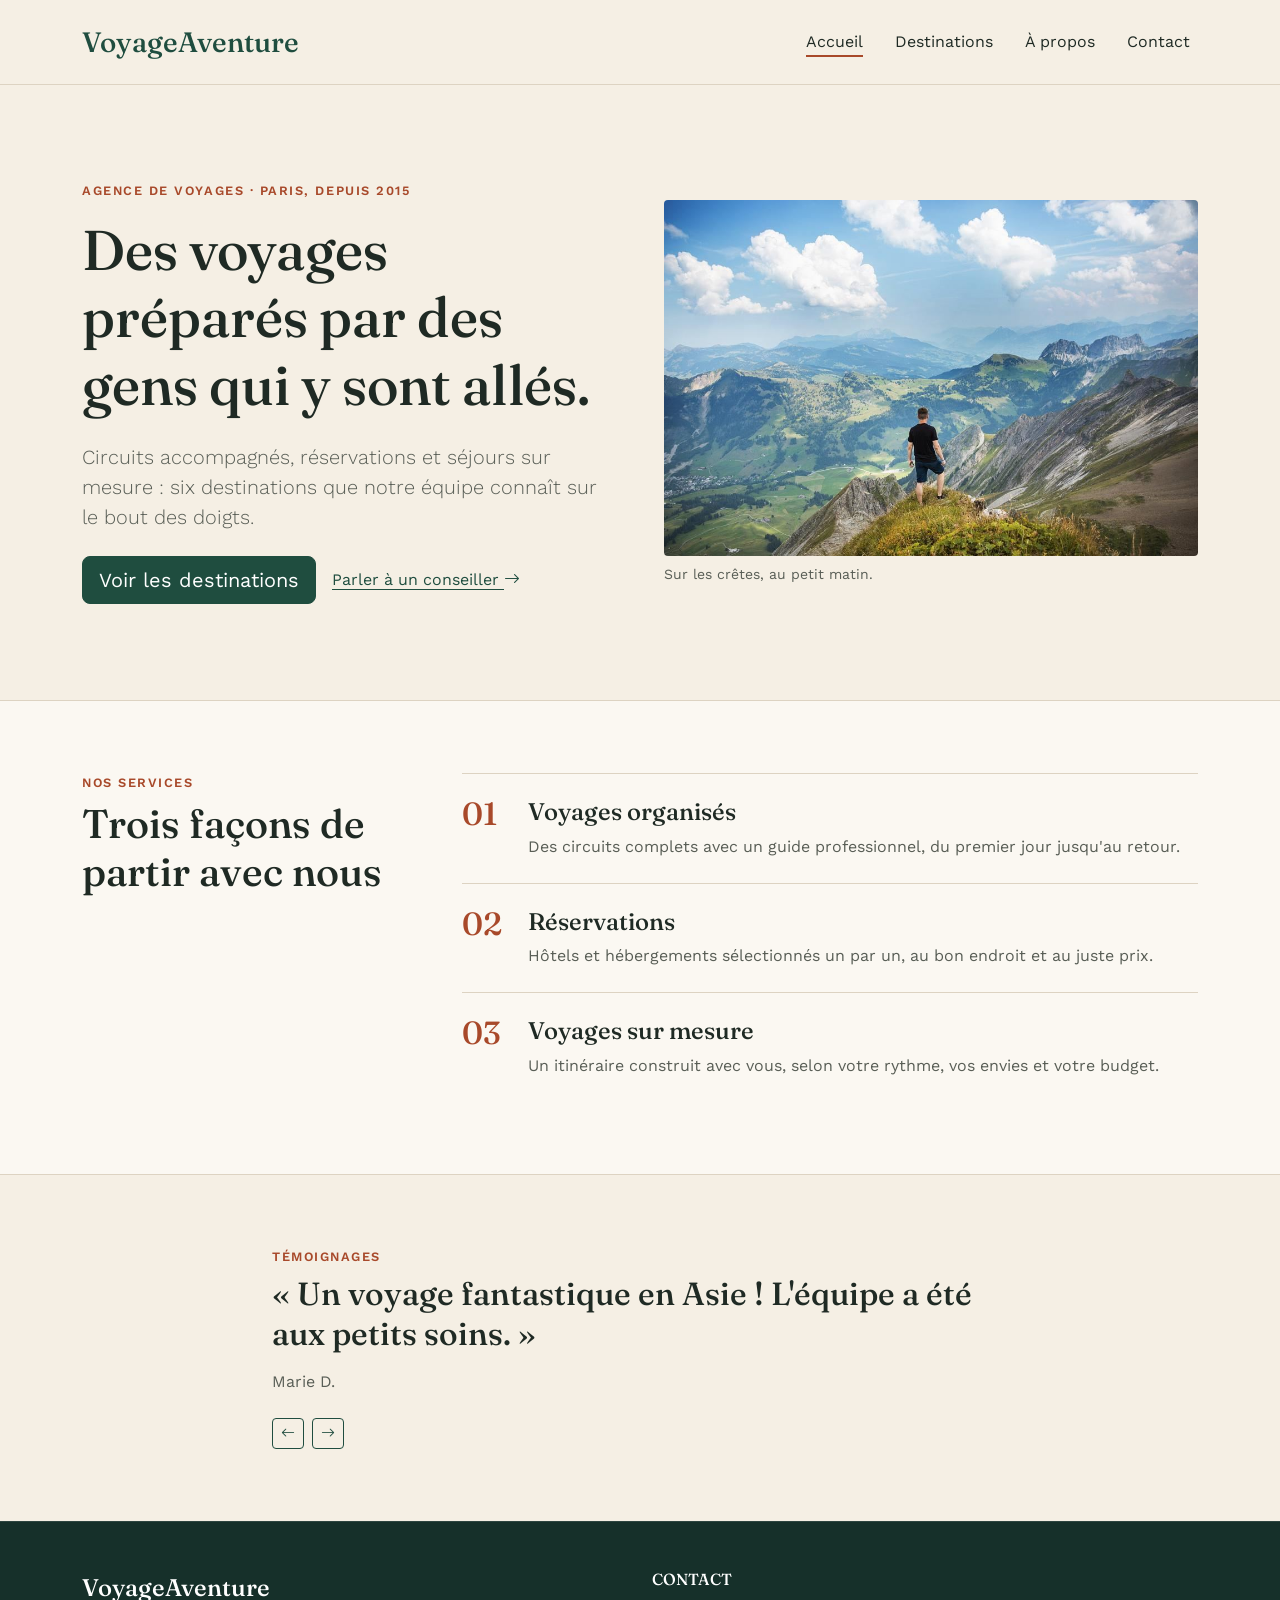
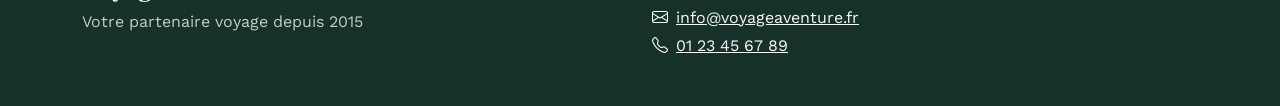
<file: index.html>
<!DOCTYPE html>
<html lang="fr">
<head>
    <meta charset="UTF-8">
    <meta name="viewport" content="width=device-width, initial-scale=1.0">
    <title>VoyageAventure - Accueil</title>
    <meta name="description" content="Agence de voyages à Paris depuis 2015 : circuits accompagnés, réservations et voyages sur mesure.">
    <link rel="preconnect" href="https://fonts.googleapis.com">
    <link rel="preconnect" href="https://fonts.gstatic.com" crossorigin>
    <link href="https://fonts.googleapis.com/css2?family=Fraunces:opsz,wght@9..144,500;9..144,600&family=Work+Sans:wght@400;500;600&display=swap" rel="stylesheet">
    <link href="https://cdn.jsdelivr.net/npm/bootstrap@5.3.3/dist/css/bootstrap.min.css" rel="stylesheet"
          integrity="sha384-QWTKZyjpPEjISv5WaRU9OFeRpok6YctnYmDr5pNlyT2bRjXh0JMhjY6hW+ALEwIH" crossorigin="anonymous">
    <link href="https://cdn.jsdelivr.net/npm/bootstrap-icons@1.11.3/font/bootstrap-icons.min.css" rel="stylesheet"
          integrity="sha384-XGjxtQfXaH2tnPFa9x+ruJTuLE3Aa6LhHSWRr1XeTyhezb4abCG4ccI5AkVDxqC+" crossorigin="anonymous">
    <link rel="stylesheet" href="css/custom.css">
    <link rel="icon" href="data:image/svg+xml,<svg xmlns='http://www.w3.org/2000/svg' viewBox='0 0 100 100'><rect width='100' height='100' rx='18' fill='%231f4d3f'/><text x='50' y='72' font-family='Georgia,serif' font-size='66' text-anchor='middle' fill='%23f5efe4'>V</text></svg>">
</head>
<body>
    <header class="sticky-top bg-body border-bottom">
        <nav class="navbar navbar-expand-md py-3">
            <div class="container">
                <a class="navbar-brand fs-3" href="index.html">VoyageAventure</a>
                <button class="navbar-toggler" type="button" data-bs-toggle="collapse" data-bs-target="#navbar-principale"
                        aria-controls="navbar-principale" aria-expanded="false" aria-label="Afficher la navigation">
                    <span class="navbar-toggler-icon"></span>
                </button>
                <div class="collapse navbar-collapse" id="navbar-principale">
                    <ul class="navbar-nav ms-auto gap-md-3 mt-3 mt-md-0">
                        <li class="nav-item"><a class="nav-link active" aria-current="page" href="index.html">Accueil</a></li>
                        <li class="nav-item"><a class="nav-link" href="destinations.html">Destinations</a></li>
                        <li class="nav-item"><a class="nav-link" href="apropos.html">À propos</a></li>
                        <li class="nav-item"><a class="nav-link" href="contact.html">Contact</a></li>
                    </ul>
                </div>
            </div>
        </nav>
    </header>

    <section class="py-5">
        <div class="container py-lg-5">
            <div class="row g-4 g-lg-5 align-items-center">
                <div class="col-lg-6">
                    <p class="overline mb-3">Agence de voyages · Paris, depuis 2015</p>
                    <h1 class="display-4 mb-4">Des voyages préparés par des gens qui y sont allés.</h1>
                    <p class="lead text-body-secondary mb-4">Circuits accompagnés, réservations et séjours sur mesure : six destinations que notre équipe connaît sur le bout des doigts.</p>
                    <div class="d-flex flex-wrap align-items-center gap-3">
                        <a href="destinations.html" class="btn btn-primary btn-lg">Voir les destinations</a>
                        <a href="contact.html" class="link-offset-2">Parler à un conseiller <i class="bi bi-arrow-right" aria-hidden="true"></i></a>
                    </div>
                </div>
                <div class="col-lg-6">
                    <figure class="mb-0">
                        <img src="img/hero.jpg" class="img-fluid rounded" width="960" height="640"
                             alt="Randonneur sur une crête, face à une vallée de montagnes">
                        <figcaption class="small text-body-secondary mt-2">Sur les crêtes, au petit matin.</figcaption>
                    </figure>
                </div>
            </div>
        </div>
    </section>

    <section class="bg-body-tertiary border-top border-bottom py-5">
        <div class="container py-lg-4">
            <div class="row g-4">
                <div class="col-lg-4">
                    <p class="overline mb-2">Nos services</p>
                    <h2 class="display-6">Trois façons de partir avec nous</h2>
                </div>
                <div class="col-lg-8">
                    <ol class="list-unstyled mb-0">
                        <li class="d-flex gap-4 py-4 border-top">
                            <span class="step-number font-serif fs-2 text-danger lh-1" aria-hidden="true">01</span>
                            <div>
                                <h3 class="h4 mb-2">Voyages organisés</h3>
                                <p class="text-body-secondary mb-0">Des circuits complets avec un guide professionnel, du premier jour jusqu'au retour.</p>
                            </div>
                        </li>
                        <li class="d-flex gap-4 py-4 border-top">
                            <span class="step-number font-serif fs-2 text-danger lh-1" aria-hidden="true">02</span>
                            <div>
                                <h3 class="h4 mb-2">Réservations</h3>
                                <p class="text-body-secondary mb-0">Hôtels et hébergements sélectionnés un par un, au bon endroit et au juste prix.</p>
                            </div>
                        </li>
                        <li class="d-flex gap-4 py-4 border-top">
                            <span class="step-number font-serif fs-2 text-danger lh-1" aria-hidden="true">03</span>
                            <div>
                                <h3 class="h4 mb-2">Voyages sur mesure</h3>
                                <p class="text-body-secondary mb-0">Un itinéraire construit avec vous, selon votre rythme, vos envies et votre budget.</p>
                            </div>
                        </li>
                    </ol>
                </div>
            </div>
        </div>
    </section>

    <section class="py-5" aria-labelledby="titre-temoignages">
        <div class="container py-lg-4">
            <div class="row justify-content-center">
                <div class="col-lg-8">
                    <p class="overline mb-2">Témoignages</p>
                    <h2 class="visually-hidden" id="titre-temoignages">Ils nous font confiance</h2>
                    <div id="carousel-temoignages" class="carousel slide">
                        <div class="carousel-inner">
                        <div class="carousel-item active">
                            <figure class="mb-0">
                                <blockquote class="font-serif fs-2 lh-sm mb-3">
                                    <p class="mb-0">« Un voyage fantastique en Asie ! L'équipe a été aux petits soins. »</p>
                                </blockquote>
                                <figcaption class="text-body-secondary">Marie D.</figcaption>
                            </figure>
                        </div>
                        <div class="carousel-item">
                            <figure class="mb-0">
                                <blockquote class="font-serif fs-2 lh-sm mb-3">
                                    <p class="mb-0">« Service impeccable, je recommande vivement ! »</p>
                                </blockquote>
                                <figcaption class="text-body-secondary">Pierre L.</figcaption>
                            </figure>
                        </div>
                        </div>
                    </div>
                    <div class="d-flex gap-2 mt-4">
                        <button class="btn btn-outline-primary btn-sm" type="button" data-bs-target="#carousel-temoignages" data-bs-slide="prev">
                            <i class="bi bi-arrow-left" aria-hidden="true"></i><span class="visually-hidden">Témoignage précédent</span>
                        </button>
                        <button class="btn btn-outline-primary btn-sm" type="button" data-bs-target="#carousel-temoignages" data-bs-slide="next">
                            <i class="bi bi-arrow-right" aria-hidden="true"></i><span class="visually-hidden">Témoignage suivant</span>
                        </button>
                    </div>
                </div>
            </div>
        </div>
    </section>

    <footer class="bg-dark text-white border-top border-white border-opacity-10 py-5">
        <div class="container">
            <div class="row gy-4">
                <div class="col-md-6">
                    <p class="font-serif fs-4 mb-1">VoyageAventure</p>
                    <p class="mb-0 opacity-75">Votre partenaire voyage depuis 2015</p>
                </div>
                <div class="col-md-6">
                    <h2 class="h6 text-uppercase mb-3">Contact</h2>
                    <p class="mb-1"><i class="bi bi-envelope me-2" aria-hidden="true"></i><a href="mailto:info@voyageaventure.fr" class="link-light">info@voyageaventure.fr</a></p>
                    <p class="mb-0"><i class="bi bi-telephone me-2" aria-hidden="true"></i><a href="tel:+33123456789" class="link-light">01 23 45 67 89</a></p>
                </div>
            </div>
        </div>
    </footer>

    <script src="https://cdn.jsdelivr.net/npm/bootstrap@5.3.3/dist/js/bootstrap.bundle.min.js"
            integrity="sha384-YvpcrYf0tY3lHB60NNkmXc5s9fDVZLESaAA55NDzOxhy9GkcIdslK1eN7N6jIeHz" crossorigin="anonymous"></script>
</body>
</html>
</file>
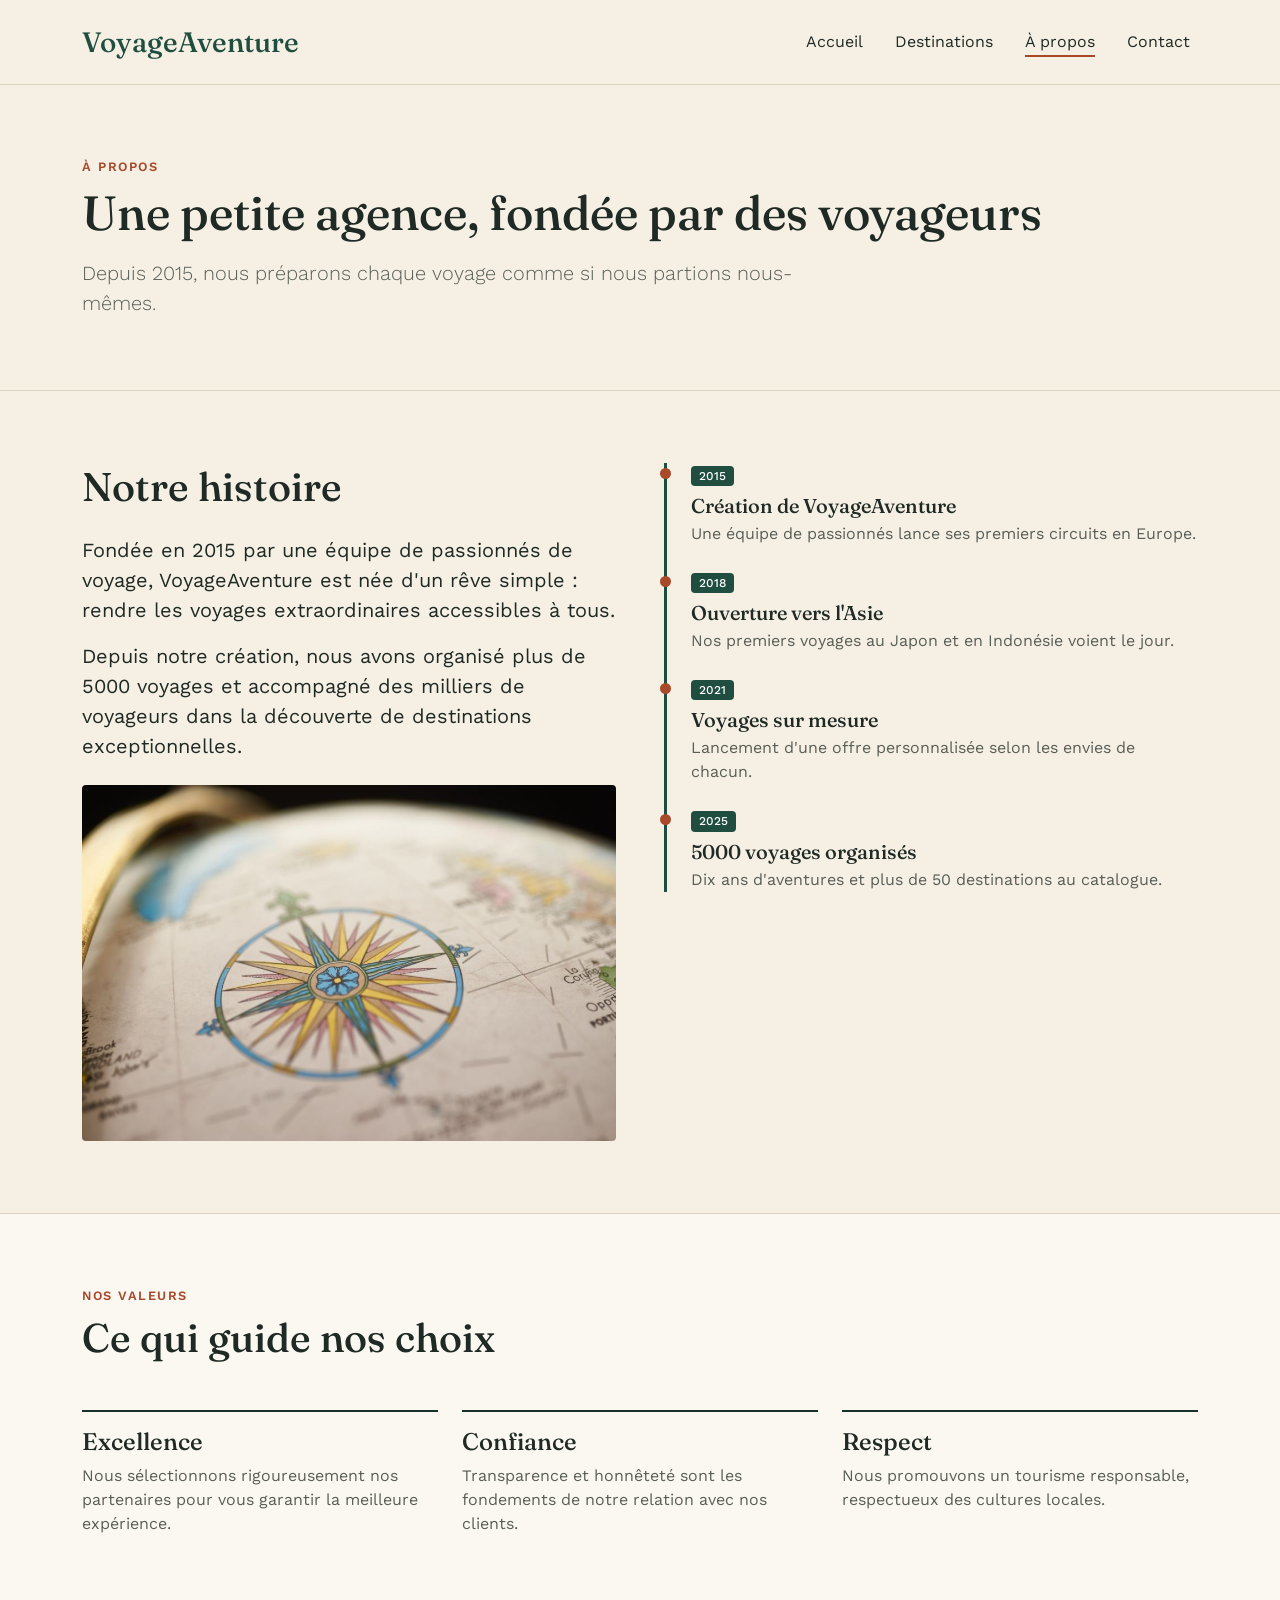
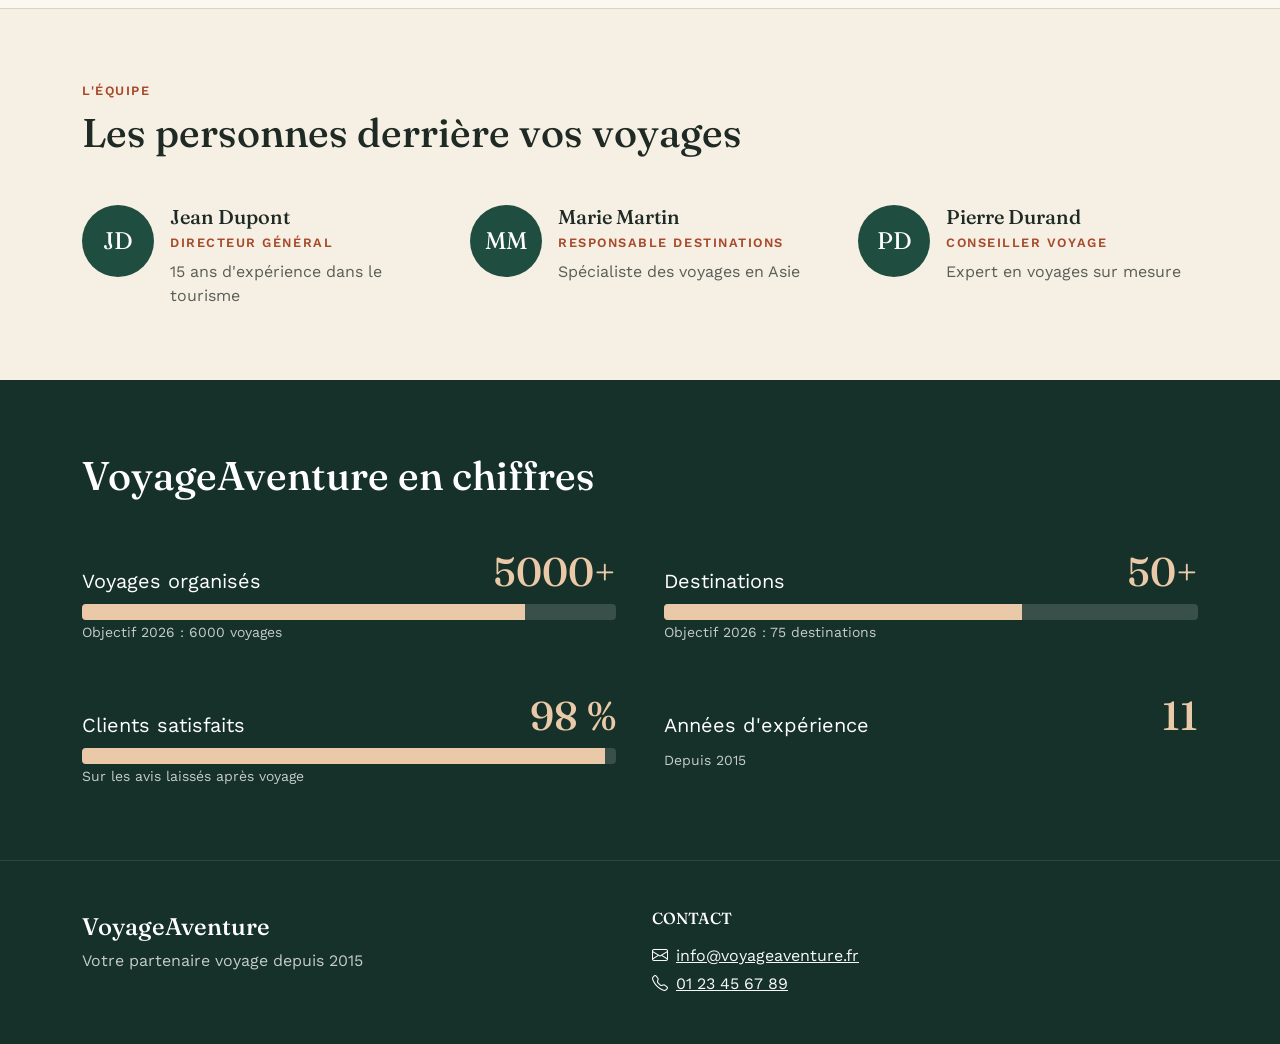
<file: apropos.html>
<!DOCTYPE html>
<html lang="fr">
<head>
    <meta charset="UTF-8">
    <meta name="viewport" content="width=device-width, initial-scale=1.0">
    <title>VoyageAventure - À propos</title>
    <meta name="description" content="L'histoire, les valeurs et l'équipe de VoyageAventure, agence de voyages fondée en 2015.">
    <link rel="preconnect" href="https://fonts.googleapis.com">
    <link rel="preconnect" href="https://fonts.gstatic.com" crossorigin>
    <link href="https://fonts.googleapis.com/css2?family=Fraunces:opsz,wght@9..144,500;9..144,600&family=Work+Sans:wght@400;500;600&display=swap" rel="stylesheet">
    <link href="https://cdn.jsdelivr.net/npm/bootstrap@5.3.3/dist/css/bootstrap.min.css" rel="stylesheet"
          integrity="sha384-QWTKZyjpPEjISv5WaRU9OFeRpok6YctnYmDr5pNlyT2bRjXh0JMhjY6hW+ALEwIH" crossorigin="anonymous">
    <link href="https://cdn.jsdelivr.net/npm/bootstrap-icons@1.11.3/font/bootstrap-icons.min.css" rel="stylesheet"
          integrity="sha384-XGjxtQfXaH2tnPFa9x+ruJTuLE3Aa6LhHSWRr1XeTyhezb4abCG4ccI5AkVDxqC+" crossorigin="anonymous">
    <link rel="stylesheet" href="css/custom.css">
    <link rel="icon" href="data:image/svg+xml,<svg xmlns='http://www.w3.org/2000/svg' viewBox='0 0 100 100'><rect width='100' height='100' rx='18' fill='%231f4d3f'/><text x='50' y='72' font-family='Georgia,serif' font-size='66' text-anchor='middle' fill='%23f5efe4'>V</text></svg>">
</head>
<body>
    <header class="sticky-top bg-body border-bottom">
        <nav class="navbar navbar-expand-md py-3">
            <div class="container">
                <a class="navbar-brand fs-3" href="index.html">VoyageAventure</a>
                <button class="navbar-toggler" type="button" data-bs-toggle="collapse" data-bs-target="#navbar-principale"
                        aria-controls="navbar-principale" aria-expanded="false" aria-label="Afficher la navigation">
                    <span class="navbar-toggler-icon"></span>
                </button>
                <div class="collapse navbar-collapse" id="navbar-principale">
                    <ul class="navbar-nav ms-auto gap-md-3 mt-3 mt-md-0">
                        <li class="nav-item"><a class="nav-link" href="index.html">Accueil</a></li>
                        <li class="nav-item"><a class="nav-link" href="destinations.html">Destinations</a></li>
                        <li class="nav-item"><a class="nav-link active" aria-current="page" href="apropos.html">À propos</a></li>
                        <li class="nav-item"><a class="nav-link" href="contact.html">Contact</a></li>
                    </ul>
                </div>
            </div>
        </nav>
    </header>
    <section class="border-bottom py-5">
        <div class="container py-lg-4">
            <p class="overline mb-2">À propos</p>
            <h1 class="display-5 mb-3">Une petite agence, fondée par des voyageurs</h1>
            <p class="lead text-body-secondary col-lg-8 mb-0">Depuis 2015, nous préparons chaque voyage comme si nous partions nous-mêmes.</p>
        </div>
    </section>

    <section class="py-5">
        <div class="container py-lg-4">
            <div class="row g-4 g-lg-5">
                <div class="col-lg-6">
                    <h2 class="display-6 mb-4">Notre histoire</h2>
                    <p class="fs-5">Fondée en 2015 par une équipe de passionnés de voyage, VoyageAventure est née d'un rêve simple : rendre les voyages extraordinaires accessibles à tous.</p>
                    <p class="fs-5 mb-4">Depuis notre création, nous avons organisé plus de 5000 voyages et accompagné des milliers de voyageurs dans la découverte de destinations exceptionnelles.</p>
                    <img src="img/apropos.jpg" class="img-fluid rounded" width="960" height="641" loading="lazy"
                         alt="Rose des vents dessinée sur un globe terrestre ancien">
                </div>
                <div class="col-lg-6">
                    <ol class="timeline list-unstyled border-start border-3 border-primary ps-4 mb-0">
                        <li class="timeline-item position-relative mb-4">
                            <span class="badge text-bg-primary fw-medium mb-2">2015</span>
                            <h3 class="h5 mb-1">Création de VoyageAventure</h3>
                            <p class="mb-0 text-body-secondary">Une équipe de passionnés lance ses premiers circuits en Europe.</p>
                        </li>
                        <li class="timeline-item position-relative mb-4">
                            <span class="badge text-bg-primary fw-medium mb-2">2018</span>
                            <h3 class="h5 mb-1">Ouverture vers l'Asie</h3>
                            <p class="mb-0 text-body-secondary">Nos premiers voyages au Japon et en Indonésie voient le jour.</p>
                        </li>
                        <li class="timeline-item position-relative mb-4">
                            <span class="badge text-bg-primary fw-medium mb-2">2021</span>
                            <h3 class="h5 mb-1">Voyages sur mesure</h3>
                            <p class="mb-0 text-body-secondary">Lancement d'une offre personnalisée selon les envies de chacun.</p>
                        </li>
                        <li class="timeline-item position-relative">
                            <span class="badge text-bg-primary fw-medium mb-2">2025</span>
                            <h3 class="h5 mb-1">5000 voyages organisés</h3>
                            <p class="mb-0 text-body-secondary">Dix ans d'aventures et plus de 50 destinations au catalogue.</p>
                        </li>
                    </ol>
                </div>
            </div>
        </div>
    </section>

    <section class="bg-body-tertiary border-top border-bottom py-5">
        <div class="container py-lg-4">
            <p class="overline mb-2">Nos valeurs</p>
            <h2 class="display-6 mb-5">Ce qui guide nos choix</h2>
            <div class="row row-cols-1 row-cols-md-3 g-4">
                <div class="col">
                    <div class="border-top border-2 border-dark pt-3">
                        <h3 class="h4">Excellence</h3>
                        <p class="text-body-secondary mb-0">Nous sélectionnons rigoureusement nos partenaires pour vous garantir la meilleure expérience.</p>
                    </div>
                </div>
                <div class="col">
                    <div class="border-top border-2 border-dark pt-3">
                        <h3 class="h4">Confiance</h3>
                        <p class="text-body-secondary mb-0">Transparence et honnêteté sont les fondements de notre relation avec nos clients.</p>
                    </div>
                </div>
                <div class="col">
                    <div class="border-top border-2 border-dark pt-3">
                        <h3 class="h4">Respect</h3>
                        <p class="text-body-secondary mb-0">Nous promouvons un tourisme responsable, respectueux des cultures locales.</p>
                    </div>
                </div>
            </div>
        </div>
    </section>

    <section class="py-5">
        <div class="container py-lg-4">
            <p class="overline mb-2">L'équipe</p>
            <h2 class="display-6 mb-5">Les personnes derrière vos voyages</h2>
            <div class="row row-cols-1 row-cols-md-3 g-4 g-lg-5">
                <div class="col">
                    <div class="d-flex gap-3 align-items-start">
                        <div class="monogram flex-shrink-0 rounded-circle bg-primary text-white d-flex align-items-center justify-content-center fs-4" aria-hidden="true">JD</div>
                        <div>
                            <h3 class="h5 mb-1">Jean Dupont</h3>
                            <p class="overline mb-2">Directeur général</p>
                            <p class="text-body-secondary mb-0">15 ans d'expérience dans le tourisme</p>
                        </div>
                    </div>
                </div>
                <div class="col">
                    <div class="d-flex gap-3 align-items-start">
                        <div class="monogram flex-shrink-0 rounded-circle bg-primary text-white d-flex align-items-center justify-content-center fs-4" aria-hidden="true">MM</div>
                        <div>
                            <h3 class="h5 mb-1">Marie Martin</h3>
                            <p class="overline mb-2">Responsable destinations</p>
                            <p class="text-body-secondary mb-0">Spécialiste des voyages en Asie</p>
                        </div>
                    </div>
                </div>
                <div class="col">
                    <div class="d-flex gap-3 align-items-start">
                        <div class="monogram flex-shrink-0 rounded-circle bg-primary text-white d-flex align-items-center justify-content-center fs-4" aria-hidden="true">PD</div>
                        <div>
                            <h3 class="h5 mb-1">Pierre Durand</h3>
                            <p class="overline mb-2">Conseiller voyage</p>
                            <p class="text-body-secondary mb-0">Expert en voyages sur mesure</p>
                        </div>
                    </div>
                </div>
            </div>
        </div>
    </section>

    <section class="bg-dark text-white py-5">
        <div class="container py-lg-4">
            <h2 class="display-6 mb-5">VoyageAventure en chiffres</h2>
            <div class="row row-cols-1 row-cols-md-2 g-4 g-md-5">
                <div class="col">
                    <div class="d-flex justify-content-between align-items-end mb-2">
                        <span class="fs-5">Voyages organisés</span>
                        <span class="display-6 text-primary">5000+</span>
                    </div>
                    <div class="progress" role="progressbar" aria-label="Voyages organisés" aria-valuenow="83" aria-valuemin="0" aria-valuemax="100" aria-valuetext="5000 voyages sur un objectif de 6000">
                        <div class="progress-bar bg-primary" style="width: 83%"></div>
                    </div>
                    <small class="opacity-75">Objectif 2026 : 6000 voyages</small>
                </div>
                <div class="col">
                    <div class="d-flex justify-content-between align-items-end mb-2">
                        <span class="fs-5">Destinations</span>
                        <span class="display-6 text-primary">50+</span>
                    </div>
                    <div class="progress" role="progressbar" aria-label="Destinations" aria-valuenow="67" aria-valuemin="0" aria-valuemax="100" aria-valuetext="50 destinations sur un objectif de 75">
                        <div class="progress-bar bg-primary" style="width: 67%"></div>
                    </div>
                    <small class="opacity-75">Objectif 2026 : 75 destinations</small>
                </div>
                <div class="col">
                    <div class="d-flex justify-content-between align-items-end mb-2">
                        <span class="fs-5">Clients satisfaits</span>
                        <span class="display-6 text-primary">98 %</span>
                    </div>
                    <div class="progress" role="progressbar" aria-label="Clients satisfaits" aria-valuenow="98" aria-valuemin="0" aria-valuemax="100" aria-valuetext="98 % de clients satisfaits">
                        <div class="progress-bar bg-primary" style="width: 98%"></div>
                    </div>
                    <small class="opacity-75">Sur les avis laissés après voyage</small>
                </div>
                <div class="col">
                    <div class="d-flex justify-content-between align-items-end mb-2">
                        <span class="fs-5">Années d'expérience</span>
                        <span class="display-6 text-primary">11</span>
                    </div>
                    <small class="opacity-75">Depuis 2015</small>
                </div>
            </div>
        </div>
    </section>

    <footer class="bg-dark text-white border-top border-white border-opacity-10 py-5">
        <div class="container">
            <div class="row gy-4">
                <div class="col-md-6">
                    <p class="font-serif fs-4 mb-1">VoyageAventure</p>
                    <p class="mb-0 opacity-75">Votre partenaire voyage depuis 2015</p>
                </div>
                <div class="col-md-6">
                    <h2 class="h6 text-uppercase mb-3">Contact</h2>
                    <p class="mb-1"><i class="bi bi-envelope me-2" aria-hidden="true"></i><a href="mailto:info@voyageaventure.fr" class="link-light">info@voyageaventure.fr</a></p>
                    <p class="mb-0"><i class="bi bi-telephone me-2" aria-hidden="true"></i><a href="tel:+33123456789" class="link-light">01 23 45 67 89</a></p>
                </div>
            </div>
        </div>
    </footer>

    <script src="https://cdn.jsdelivr.net/npm/bootstrap@5.3.3/dist/js/bootstrap.bundle.min.js"
            integrity="sha384-YvpcrYf0tY3lHB60NNkmXc5s9fDVZLESaAA55NDzOxhy9GkcIdslK1eN7N6jIeHz" crossorigin="anonymous"></script>
</body>
</html>
</file>
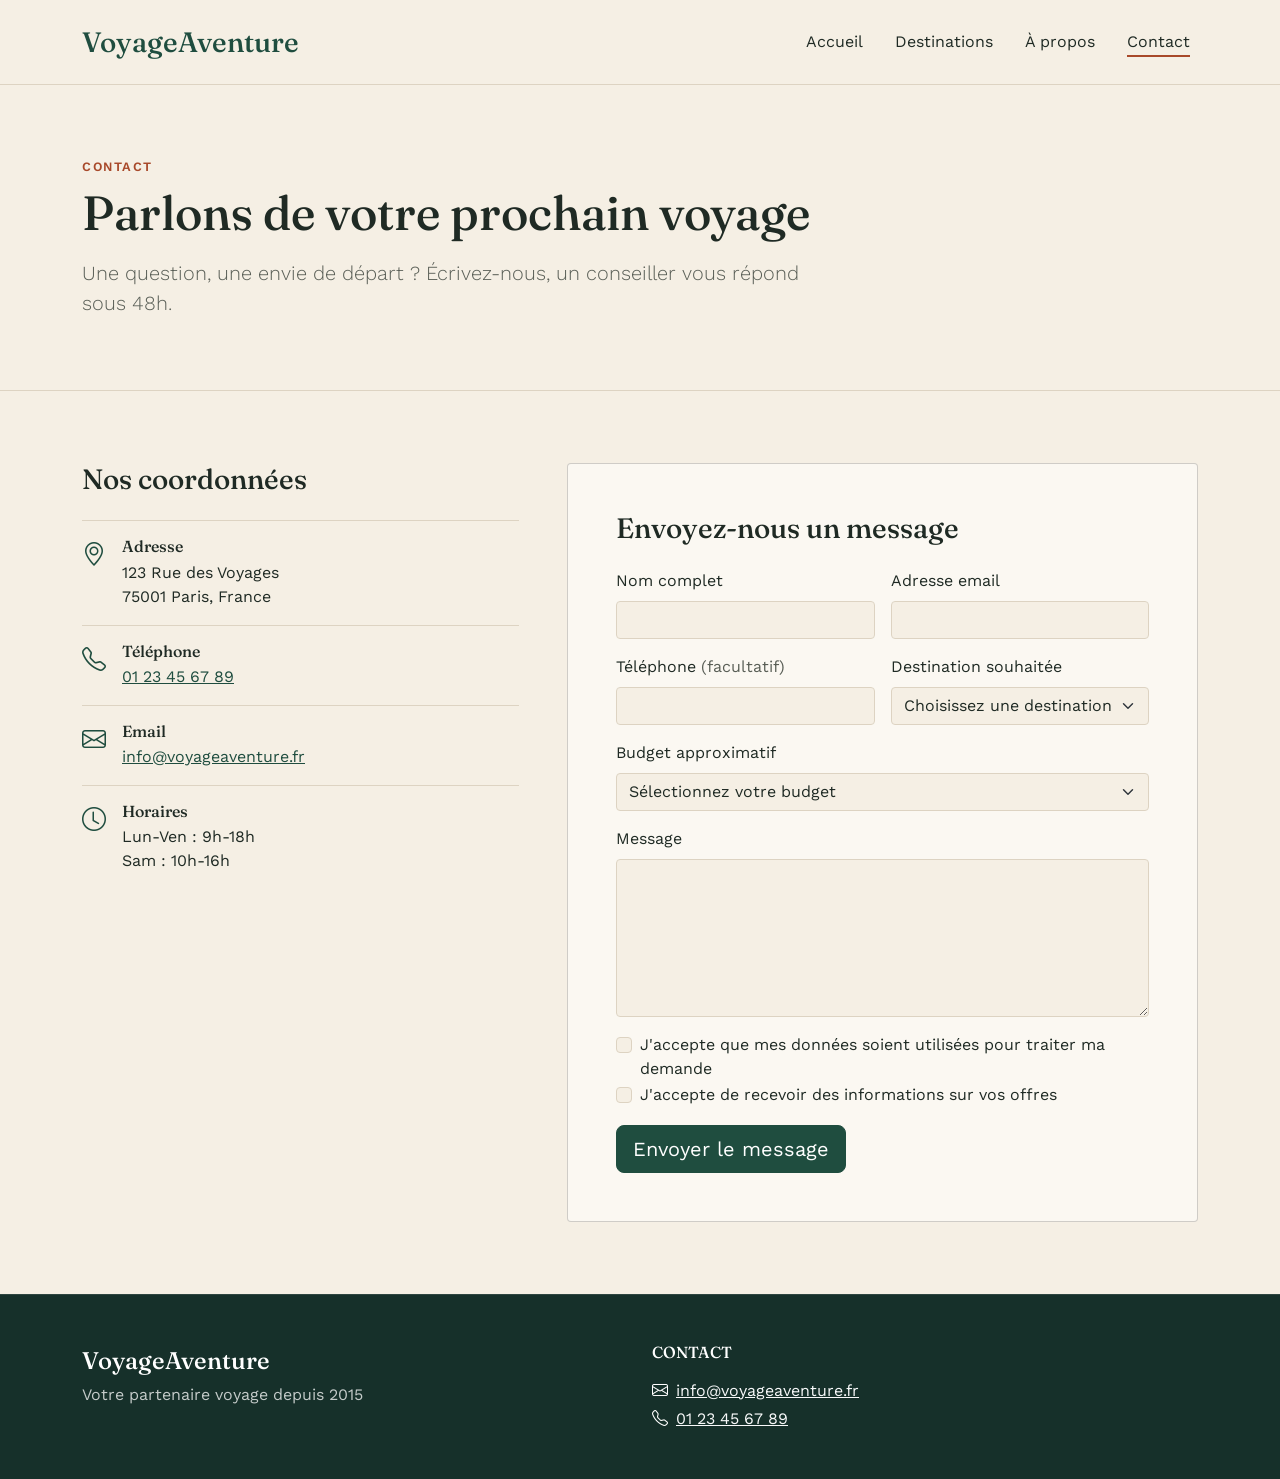
<file: contact.html>
<!DOCTYPE html>
<html lang="fr">
<head>
    <meta charset="UTF-8">
    <meta name="viewport" content="width=device-width, initial-scale=1.0">
    <title>VoyageAventure - Contact</title>
    <meta name="description" content="Contactez VoyageAventure : adresse, téléphone, horaires et formulaire de demande de voyage.">
    <link rel="preconnect" href="https://fonts.googleapis.com">
    <link rel="preconnect" href="https://fonts.gstatic.com" crossorigin>
    <link href="https://fonts.googleapis.com/css2?family=Fraunces:opsz,wght@9..144,500;9..144,600&family=Work+Sans:wght@400;500;600&display=swap" rel="stylesheet">
    <link href="https://cdn.jsdelivr.net/npm/bootstrap@5.3.3/dist/css/bootstrap.min.css" rel="stylesheet"
          integrity="sha384-QWTKZyjpPEjISv5WaRU9OFeRpok6YctnYmDr5pNlyT2bRjXh0JMhjY6hW+ALEwIH" crossorigin="anonymous">
    <link href="https://cdn.jsdelivr.net/npm/bootstrap-icons@1.11.3/font/bootstrap-icons.min.css" rel="stylesheet"
          integrity="sha384-XGjxtQfXaH2tnPFa9x+ruJTuLE3Aa6LhHSWRr1XeTyhezb4abCG4ccI5AkVDxqC+" crossorigin="anonymous">
    <link rel="stylesheet" href="css/custom.css">
    <link rel="icon" href="data:image/svg+xml,<svg xmlns='http://www.w3.org/2000/svg' viewBox='0 0 100 100'><rect width='100' height='100' rx='18' fill='%231f4d3f'/><text x='50' y='72' font-family='Georgia,serif' font-size='66' text-anchor='middle' fill='%23f5efe4'>V</text></svg>">
</head>
<body>
    <header class="sticky-top bg-body border-bottom">
        <nav class="navbar navbar-expand-md py-3">
            <div class="container">
                <a class="navbar-brand fs-3" href="index.html">VoyageAventure</a>
                <button class="navbar-toggler" type="button" data-bs-toggle="collapse" data-bs-target="#navbar-principale"
                        aria-controls="navbar-principale" aria-expanded="false" aria-label="Afficher la navigation">
                    <span class="navbar-toggler-icon"></span>
                </button>
                <div class="collapse navbar-collapse" id="navbar-principale">
                    <ul class="navbar-nav ms-auto gap-md-3 mt-3 mt-md-0">
                        <li class="nav-item"><a class="nav-link" href="index.html">Accueil</a></li>
                        <li class="nav-item"><a class="nav-link" href="destinations.html">Destinations</a></li>
                        <li class="nav-item"><a class="nav-link" href="apropos.html">À propos</a></li>
                        <li class="nav-item"><a class="nav-link active" aria-current="page" href="contact.html">Contact</a></li>
                    </ul>
                </div>
            </div>
        </nav>
    </header>
    <section class="border-bottom py-5">
        <div class="container py-lg-4">
            <p class="overline mb-2">Contact</p>
            <h1 class="display-5 mb-3">Parlons de votre prochain voyage</h1>
            <p class="lead text-body-secondary col-lg-8 mb-0">Une question, une envie de départ ? Écrivez-nous, un conseiller vous répond sous 48h.</p>
        </div>
    </section>

    <section class="py-5">
        <div class="container py-lg-4">
            <div class="row g-4 g-lg-5">
                <div class="col-lg-5">
                    <h2 class="h3 mb-4">Nos coordonnées</h2>
                    <div class="d-flex gap-3 py-3 border-top">
                        <i class="bi bi-geo-alt fs-4 text-primary" aria-hidden="true"></i>
                        <div>
                            <h3 class="h6 font-serif mb-1">Adresse</h3>
                            <address class="mb-0">123 Rue des Voyages<br>75001 Paris, France</address>
                        </div>
                    </div>
                    <div class="d-flex gap-3 py-3 border-top">
                        <i class="bi bi-telephone fs-4 text-primary" aria-hidden="true"></i>
                        <div>
                            <h3 class="h6 font-serif mb-1">Téléphone</h3>
                            <a href="tel:+33123456789">01 23 45 67 89</a>
                        </div>
                    </div>
                    <div class="d-flex gap-3 py-3 border-top">
                        <i class="bi bi-envelope fs-4 text-primary" aria-hidden="true"></i>
                        <div>
                            <h3 class="h6 font-serif mb-1">Email</h3>
                            <a href="mailto:info@voyageaventure.fr">info@voyageaventure.fr</a>
                        </div>
                    </div>
                    <div class="d-flex gap-3 py-3 border-top">
                        <i class="bi bi-clock fs-4 text-primary" aria-hidden="true"></i>
                        <div>
                            <h3 class="h6 font-serif mb-1">Horaires</h3>
                            <p class="mb-0">Lun-Ven : 9h-18h<br>Sam : 10h-16h</p>
                        </div>
                    </div>
                </div>

                <div class="col-lg-7">
                    <div class="card bg-body-tertiary">
                        <div class="card-body p-4 p-lg-5">
                            <h2 class="h3 mb-4">Envoyez-nous un message</h2>

                            <div id="contact-success" class="alert alert-success d-none" role="status" tabindex="-1">
                                Merci pour votre message ! Nous vous répondrons sous 48h.
                            </div>

                            <form id="contact-form" class="needs-validation row g-3" novalidate>
                                <div class="col-md-6">
                                    <label for="name" class="form-label">Nom complet</label>
                                    <input type="text" class="form-control" id="name" name="name" autocomplete="name" required>
                                    <div class="invalid-feedback">Veuillez indiquer votre nom.</div>
                                </div>
                                <div class="col-md-6">
                                    <label for="email" class="form-label">Adresse email</label>
                                    <input type="email" class="form-control" id="email" name="email" autocomplete="email" required>
                                    <div class="invalid-feedback">Veuillez indiquer une adresse email valide.</div>
                                </div>
                                <div class="col-md-6">
                                    <label for="phone" class="form-label">Téléphone <span class="text-body-secondary fw-normal">(facultatif)</span></label>
                                    <input type="tel" class="form-control" id="phone" name="phone" autocomplete="tel">
                                </div>
                                <div class="col-md-6">
                                    <label for="destination" class="form-label">Destination souhaitée</label>
                                    <select class="form-select" id="destination" name="destination" required>
                                        <option value="">Choisissez une destination</option>
                                        <option value="europe">Europe</option>
                                        <option value="asie">Asie</option>
                                        <option value="amerique">Amérique</option>
                                        <option value="afrique">Afrique</option>
                                        <option value="autre">Autre / je ne sais pas encore</option>
                                    </select>
                                    <div class="invalid-feedback">Veuillez choisir une destination.</div>
                                </div>
                                <div class="col-12">
                                    <label for="budget" class="form-label">Budget approximatif</label>
                                    <select class="form-select" id="budget" name="budget" required>
                                        <option value="">Sélectionnez votre budget</option>
                                        <option value="500-1000">500€ - 1000€</option>
                                        <option value="1000-2000">1000€ - 2000€</option>
                                        <option value="2000-3000">2000€ - 3000€</option>
                                        <option value="3000+">Plus de 3000€</option>
                                    </select>
                                    <div class="invalid-feedback">Veuillez indiquer votre budget.</div>
                                </div>
                                <div class="col-12">
                                    <label for="message" class="form-label">Message</label>
                                    <textarea class="form-control" id="message" name="message" rows="6" required></textarea>
                                    <div class="invalid-feedback">Veuillez écrire votre message.</div>
                                </div>
                                <div class="col-12">
                                    <div class="form-check">
                                        <input class="form-check-input" type="checkbox" id="consent" name="consent" required>
                                        <label class="form-check-label" for="consent">
                                            J'accepte que mes données soient utilisées pour traiter ma demande
                                        </label>
                                        <div class="invalid-feedback">Votre accord est nécessaire pour traiter votre demande.</div>
                                    </div>
                                    <div class="form-check">
                                        <input class="form-check-input" type="checkbox" id="newsletter" name="newsletter">
                                        <label class="form-check-label" for="newsletter">
                                            J'accepte de recevoir des informations sur vos offres
                                        </label>
                                    </div>
                                </div>
                                <div class="col-12">
                                    <button type="submit" class="btn btn-primary btn-lg">Envoyer le message</button>
                                </div>
                            </form>
                        </div>
                    </div>
                </div>
            </div>
        </div>
    </section>

    <footer class="bg-dark text-white border-top border-white border-opacity-10 py-5">
        <div class="container">
            <div class="row gy-4">
                <div class="col-md-6">
                    <p class="font-serif fs-4 mb-1">VoyageAventure</p>
                    <p class="mb-0 opacity-75">Votre partenaire voyage depuis 2015</p>
                </div>
                <div class="col-md-6">
                    <h2 class="h6 text-uppercase mb-3">Contact</h2>
                    <p class="mb-1"><i class="bi bi-envelope me-2" aria-hidden="true"></i><a href="mailto:info@voyageaventure.fr" class="link-light">info@voyageaventure.fr</a></p>
                    <p class="mb-0"><i class="bi bi-telephone me-2" aria-hidden="true"></i><a href="tel:+33123456789" class="link-light">01 23 45 67 89</a></p>
                </div>
            </div>
        </div>
    </footer>

    <script src="https://cdn.jsdelivr.net/npm/bootstrap@5.3.3/dist/js/bootstrap.bundle.min.js"
            integrity="sha384-YvpcrYf0tY3lHB60NNkmXc5s9fDVZLESaAA55NDzOxhy9GkcIdslK1eN7N6jIeHz" crossorigin="anonymous"></script>
    <script src="js/contact.js"></script>
</body>
</html>
</file>
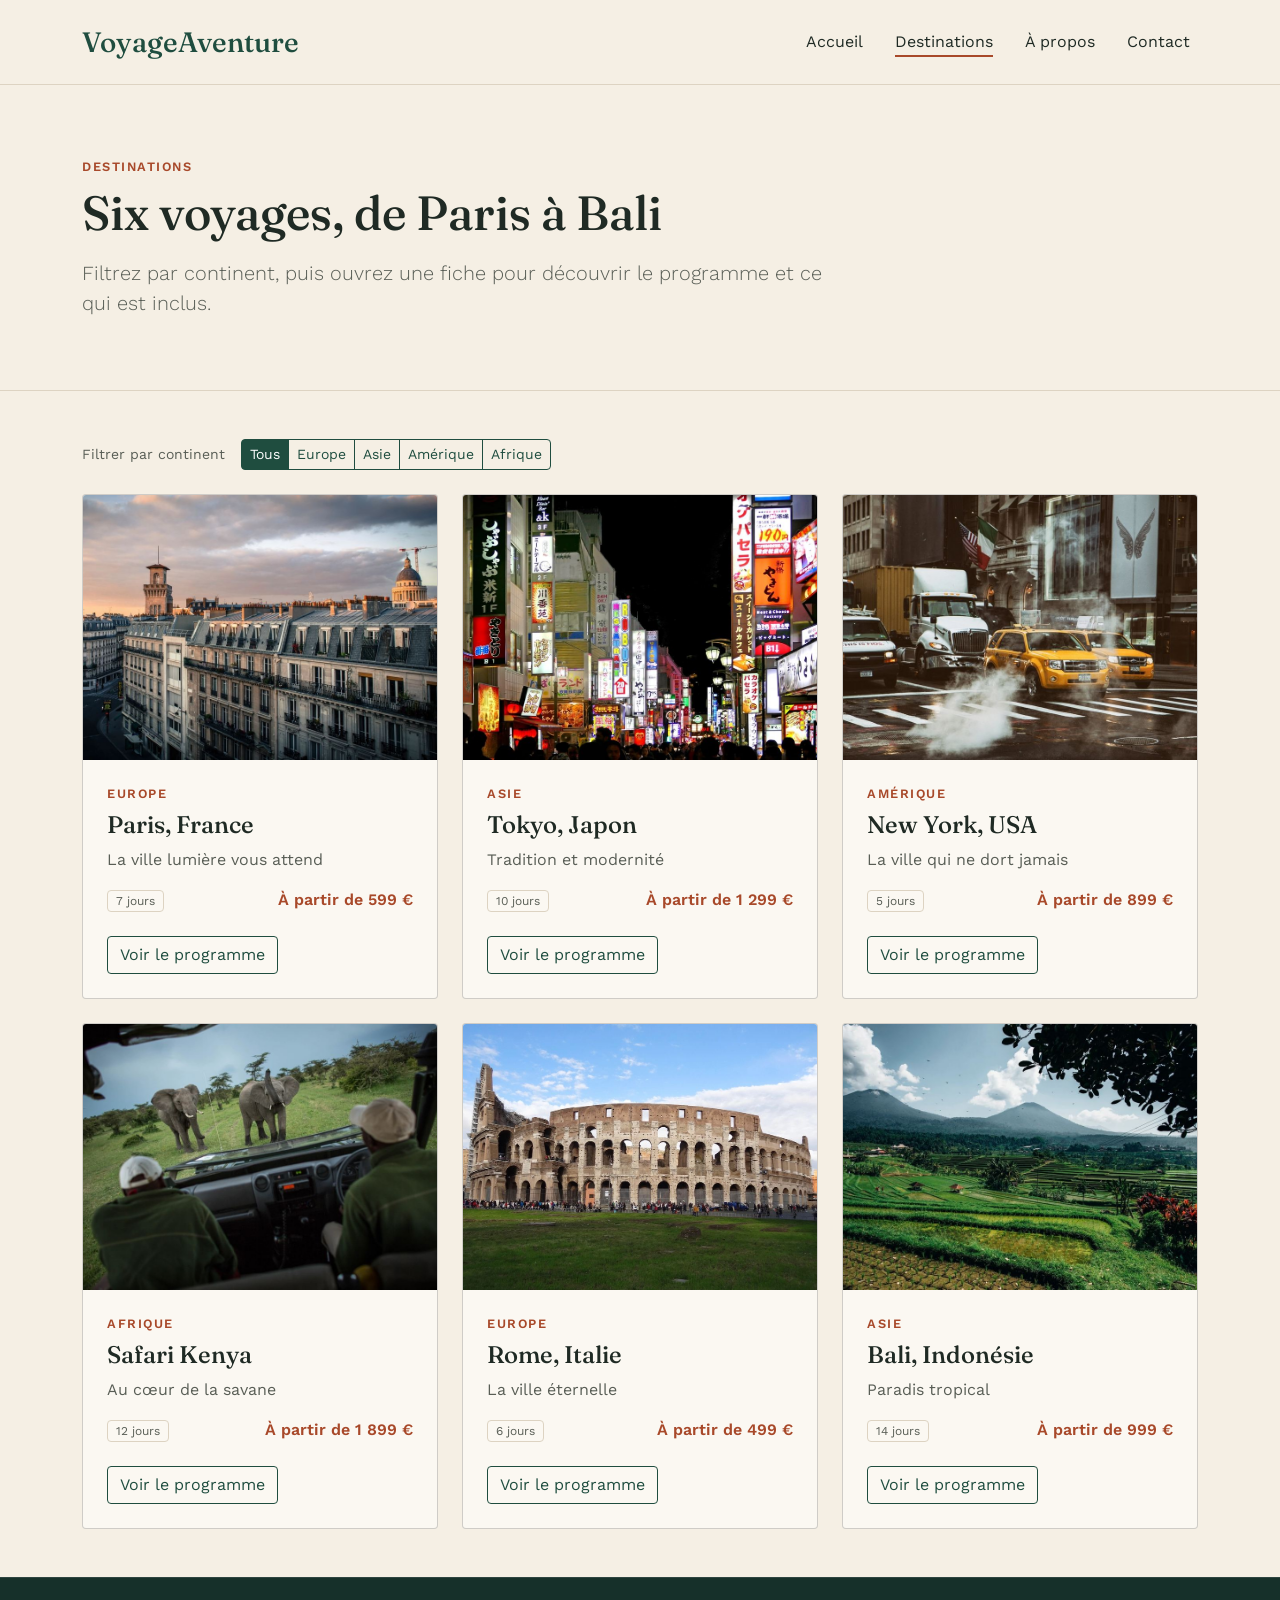
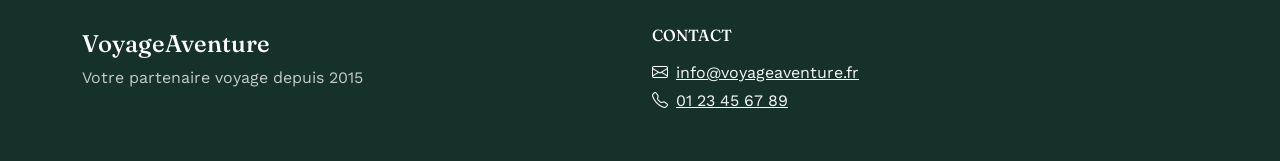
<file: destinations.html>
<!DOCTYPE html>
<html lang="fr">
<head>
    <meta charset="UTF-8">
    <meta name="viewport" content="width=device-width, initial-scale=1.0">
    <title>VoyageAventure - Destinations</title>
    <meta name="description" content="Six voyages proposés par VoyageAventure : Paris, Tokyo, New York, Kenya, Rome et Bali.">
    <link rel="preconnect" href="https://fonts.googleapis.com">
    <link rel="preconnect" href="https://fonts.gstatic.com" crossorigin>
    <link href="https://fonts.googleapis.com/css2?family=Fraunces:opsz,wght@9..144,500;9..144,600&family=Work+Sans:wght@400;500;600&display=swap" rel="stylesheet">
    <link href="https://cdn.jsdelivr.net/npm/bootstrap@5.3.3/dist/css/bootstrap.min.css" rel="stylesheet"
          integrity="sha384-QWTKZyjpPEjISv5WaRU9OFeRpok6YctnYmDr5pNlyT2bRjXh0JMhjY6hW+ALEwIH" crossorigin="anonymous">
    <link href="https://cdn.jsdelivr.net/npm/bootstrap-icons@1.11.3/font/bootstrap-icons.min.css" rel="stylesheet"
          integrity="sha384-XGjxtQfXaH2tnPFa9x+ruJTuLE3Aa6LhHSWRr1XeTyhezb4abCG4ccI5AkVDxqC+" crossorigin="anonymous">
    <link rel="stylesheet" href="css/custom.css">
    <link rel="icon" href="data:image/svg+xml,<svg xmlns='http://www.w3.org/2000/svg' viewBox='0 0 100 100'><rect width='100' height='100' rx='18' fill='%231f4d3f'/><text x='50' y='72' font-family='Georgia,serif' font-size='66' text-anchor='middle' fill='%23f5efe4'>V</text></svg>">
</head>
<body>
    <header class="sticky-top bg-body border-bottom">
        <nav class="navbar navbar-expand-md py-3">
            <div class="container">
                <a class="navbar-brand fs-3" href="index.html">VoyageAventure</a>
                <button class="navbar-toggler" type="button" data-bs-toggle="collapse" data-bs-target="#navbar-principale"
                        aria-controls="navbar-principale" aria-expanded="false" aria-label="Afficher la navigation">
                    <span class="navbar-toggler-icon"></span>
                </button>
                <div class="collapse navbar-collapse" id="navbar-principale">
                    <ul class="navbar-nav ms-auto gap-md-3 mt-3 mt-md-0">
                        <li class="nav-item"><a class="nav-link" href="index.html">Accueil</a></li>
                        <li class="nav-item"><a class="nav-link active" aria-current="page" href="destinations.html">Destinations</a></li>
                        <li class="nav-item"><a class="nav-link" href="apropos.html">À propos</a></li>
                        <li class="nav-item"><a class="nav-link" href="contact.html">Contact</a></li>
                    </ul>
                </div>
            </div>
        </nav>
    </header>
    <section class="border-bottom py-5">
        <div class="container py-lg-4">
            <p class="overline mb-2">Destinations</p>
            <h1 class="display-5 mb-3">Six voyages, de Paris à Bali</h1>
            <p class="lead text-body-secondary col-lg-8 mb-0">Filtrez par continent, puis ouvrez une fiche pour découvrir le programme et ce qui est inclus.</p>
        </div>
    </section>

    <section class="py-5">
        <div class="container">
            <div class="d-flex flex-wrap align-items-center gap-3 mb-4">
                <span id="filtre-label" class="small text-body-secondary">Filtrer par continent</span>
                <div class="btn-group flex-wrap" role="group" aria-labelledby="filtre-label">
                    <button type="button" class="btn btn-outline-primary btn-sm active" data-filter="all" aria-pressed="true">Tous</button>
                    <button type="button" class="btn btn-outline-primary btn-sm" data-filter="europe" aria-pressed="false">Europe</button>
                    <button type="button" class="btn btn-outline-primary btn-sm" data-filter="asie" aria-pressed="false">Asie</button>
                    <button type="button" class="btn btn-outline-primary btn-sm" data-filter="amerique" aria-pressed="false">Amérique</button>
                    <button type="button" class="btn btn-outline-primary btn-sm" data-filter="afrique" aria-pressed="false">Afrique</button>
                </div>
            </div>

            <div class="row row-cols-1 row-cols-md-2 row-cols-lg-3 g-4">
                <div class="col" data-continent="europe">
                    <article class="card h-100 bg-body-tertiary">
                        <div class="ratio ratio-4x3">
                            <img src="img/paris.jpg" class="card-img-top object-fit-cover" alt="Immeubles haussmanniens et toits de Paris au coucher du soleil" loading="lazy">
                        </div>
                        <div class="card-body d-flex flex-column p-4">
                            <p class="overline mb-2">Europe</p>
                            <h2 class="card-title h4">Paris, France</h2>
                            <p class="card-text text-body-secondary">La ville lumière vous attend</p>
                            <div class="d-flex justify-content-between align-items-baseline mb-4">
                                <span class="destination-duration badge border text-body-secondary fw-normal">7 jours</span>
                                <span class="destination-price fw-semibold text-danger">À partir de 599 €</span>
                            </div>
                            <button type="button" class="btn btn-outline-primary mt-auto align-self-start" data-bs-toggle="modal" data-bs-target="#destinationModal"
                                    aria-label="Voir le programme : Paris, France"
                                    data-program="Tour Eiffel, Louvre et Montmartre, une croisière sur la Seine et une journée au château de Versailles."
                                    data-included="Hôtel 3★ en centre-ville|Pass musées 4 jours|Croisière sur la Seine">Voir le programme</button>
                        </div>
                    </article>
                </div>
                <div class="col" data-continent="asie">
                    <article class="card h-100 bg-body-tertiary">
                        <div class="ratio ratio-4x3">
                            <img src="img/tokyo.jpg" class="card-img-top object-fit-cover" alt="Rue de Tokyo la nuit, bordée d&#x27;enseignes lumineuses" loading="lazy">
                        </div>
                        <div class="card-body d-flex flex-column p-4">
                            <p class="overline mb-2">Asie</p>
                            <h2 class="card-title h4">Tokyo, Japon</h2>
                            <p class="card-text text-body-secondary">Tradition et modernité</p>
                            <div class="d-flex justify-content-between align-items-baseline mb-4">
                                <span class="destination-duration badge border text-body-secondary fw-normal">10 jours</span>
                                <span class="destination-price fw-semibold text-danger">À partir de 1 299 €</span>
                            </div>
                            <button type="button" class="btn btn-outline-primary mt-auto align-self-start" data-bs-toggle="modal" data-bs-target="#destinationModal"
                                    aria-label="Voir le programme : Tokyo, Japon"
                                    data-program="De Shibuya à Asakusa, puis Kyoto en Shinkansen pour ses temples et ses jardins zen."
                                    data-included="Vols aller-retour|Japan Rail Pass 7 jours|Une nuit en ryokan traditionnel">Voir le programme</button>
                        </div>
                    </article>
                </div>
                <div class="col" data-continent="amerique">
                    <article class="card h-100 bg-body-tertiary">
                        <div class="ratio ratio-4x3">
                            <img src="img/new-york.jpg" class="card-img-top object-fit-cover" alt="Taxis jaunes et vapeur dans une rue de Manhattan" loading="lazy">
                        </div>
                        <div class="card-body d-flex flex-column p-4">
                            <p class="overline mb-2">Amérique</p>
                            <h2 class="card-title h4">New York, USA</h2>
                            <p class="card-text text-body-secondary">La ville qui ne dort jamais</p>
                            <div class="d-flex justify-content-between align-items-baseline mb-4">
                                <span class="destination-duration badge border text-body-secondary fw-normal">5 jours</span>
                                <span class="destination-price fw-semibold text-danger">À partir de 899 €</span>
                            </div>
                            <button type="button" class="btn btn-outline-primary mt-auto align-self-start" data-bs-toggle="modal" data-bs-target="#destinationModal"
                                    aria-label="Voir le programme : New York, USA"
                                    data-program="Manhattan, Central Park, la statue de la Liberté et une soirée à Broadway."
                                    data-included="Hôtel à Manhattan|CityPASS 5 attractions|Transferts aéroport">Voir le programme</button>
                        </div>
                    </article>
                </div>
                <div class="col" data-continent="afrique">
                    <article class="card h-100 bg-body-tertiary">
                        <div class="ratio ratio-4x3">
                            <img src="img/kenya.jpg" class="card-img-top object-fit-cover" alt="Deux éléphants observés depuis un 4x4 de safari" loading="lazy">
                        </div>
                        <div class="card-body d-flex flex-column p-4">
                            <p class="overline mb-2">Afrique</p>
                            <h2 class="card-title h4">Safari Kenya</h2>
                            <p class="card-text text-body-secondary">Au cœur de la savane</p>
                            <div class="d-flex justify-content-between align-items-baseline mb-4">
                                <span class="destination-duration badge border text-body-secondary fw-normal">12 jours</span>
                                <span class="destination-price fw-semibold text-danger">À partir de 1 899 €</span>
                            </div>
                            <button type="button" class="btn btn-outline-primary mt-auto align-self-start" data-bs-toggle="modal" data-bs-target="#destinationModal"
                                    aria-label="Voir le programme : Safari Kenya"
                                    data-program="Safaris au Masai Mara et à Amboseli face au Kilimandjaro, puis détente sur la côte à Mombasa."
                                    data-included="Lodges et camps de toile|Safaris en 4x4 avec guide|Pension complète">Voir le programme</button>
                        </div>
                    </article>
                </div>
                <div class="col" data-continent="europe">
                    <article class="card h-100 bg-body-tertiary">
                        <div class="ratio ratio-4x3">
                            <img src="img/rome.jpg" class="card-img-top object-fit-cover" alt="Le Colisée de Rome sous un ciel bleu" loading="lazy">
                        </div>
                        <div class="card-body d-flex flex-column p-4">
                            <p class="overline mb-2">Europe</p>
                            <h2 class="card-title h4">Rome, Italie</h2>
                            <p class="card-text text-body-secondary">La ville éternelle</p>
                            <div class="d-flex justify-content-between align-items-baseline mb-4">
                                <span class="destination-duration badge border text-body-secondary fw-normal">6 jours</span>
                                <span class="destination-price fw-semibold text-danger">À partir de 499 €</span>
                            </div>
                            <button type="button" class="btn btn-outline-primary mt-auto align-self-start" data-bs-toggle="modal" data-bs-target="#destinationModal"
                                    aria-label="Voir le programme : Rome, Italie"
                                    data-program="Colisée, Forum romain, Vatican et chapelle Sixtine, sans oublier la dolce vita du Trastevere."
                                    data-included="Hôtel 3★ près du centre|Visite guidée du Colisée|Entrée coupe-file au Vatican">Voir le programme</button>
                        </div>
                    </article>
                </div>
                <div class="col" data-continent="asie">
                    <article class="card h-100 bg-body-tertiary">
                        <div class="ratio ratio-4x3">
                            <img src="img/bali.jpg" class="card-img-top object-fit-cover" alt="Rizières en terrasses au pied des volcans de Bali" loading="lazy">
                        </div>
                        <div class="card-body d-flex flex-column p-4">
                            <p class="overline mb-2">Asie</p>
                            <h2 class="card-title h4">Bali, Indonésie</h2>
                            <p class="card-text text-body-secondary">Paradis tropical</p>
                            <div class="d-flex justify-content-between align-items-baseline mb-4">
                                <span class="destination-duration badge border text-body-secondary fw-normal">14 jours</span>
                                <span class="destination-price fw-semibold text-danger">À partir de 999 €</span>
                            </div>
                            <button type="button" class="btn btn-outline-primary mt-auto align-self-start" data-bs-toggle="modal" data-bs-target="#destinationModal"
                                    aria-label="Voir le programme : Bali, Indonésie"
                                    data-program="Rizières d&#x27;Ubud, temples de Tanah Lot et d&#x27;Uluwatu, plages de Seminyak et plongée à Amed."
                                    data-included="Villas avec piscine|Chauffeur privé 5 jours|Cours de cuisine balinaise">Voir le programme</button>
                        </div>
                    </article>
                </div>
            </div>
        </div>
    </section>

    <div class="modal fade" id="destinationModal" tabindex="-1" aria-labelledby="destinationModalLabel" aria-hidden="true">
        <div class="modal-dialog modal-dialog-centered modal-dialog-scrollable">
            <div class="modal-content">
                <div class="ratio ratio-16x9">
                    <img src="img/paris.jpg" class="object-fit-cover rounded-top" alt="" data-modal="image">
                </div>
                <div class="modal-header">
                    <h2 class="modal-title h3" id="destinationModalLabel" data-modal="title"></h2>
                    <button type="button" class="btn-close" data-bs-dismiss="modal" aria-label="Fermer"></button>
                </div>
                <div class="modal-body">
                    <p class="lead" data-modal="description"></p>
                    <div class="d-flex align-items-baseline gap-3 mb-4">
                        <span class="badge border text-body-secondary fw-normal" data-modal="duration"></span>
                        <span class="fw-semibold text-danger" data-modal="price"></span>
                    </div>
                    <h3 class="overline">Au programme</h3>
                    <p data-modal="program"></p>
                    <h3 class="overline">Inclus</h3>
                    <ul class="list-unstyled mb-0" data-modal="included"></ul>
                </div>
                <div class="modal-footer">
                    <button type="button" class="btn btn-outline-primary" data-bs-dismiss="modal">Fermer</button>
                    <a href="contact.html" class="btn btn-danger" data-modal="quote">Demander un devis</a>
                </div>
            </div>
        </div>
    </div>

    <footer class="bg-dark text-white border-top border-white border-opacity-10 py-5">
        <div class="container">
            <div class="row gy-4">
                <div class="col-md-6">
                    <p class="font-serif fs-4 mb-1">VoyageAventure</p>
                    <p class="mb-0 opacity-75">Votre partenaire voyage depuis 2015</p>
                </div>
                <div class="col-md-6">
                    <h2 class="h6 text-uppercase mb-3">Contact</h2>
                    <p class="mb-1"><i class="bi bi-envelope me-2" aria-hidden="true"></i><a href="mailto:info@voyageaventure.fr" class="link-light">info@voyageaventure.fr</a></p>
                    <p class="mb-0"><i class="bi bi-telephone me-2" aria-hidden="true"></i><a href="tel:+33123456789" class="link-light">01 23 45 67 89</a></p>
                </div>
            </div>
        </div>
    </footer>

    <script src="https://cdn.jsdelivr.net/npm/bootstrap@5.3.3/dist/js/bootstrap.bundle.min.js"
            integrity="sha384-YvpcrYf0tY3lHB60NNkmXc5s9fDVZLESaAA55NDzOxhy9GkcIdslK1eN7N6jIeHz" crossorigin="anonymous"></script>
    <script src="js/destinations.js"></script>
</body>
</html>
</file>
<file: css/custom.css>
/* ========== Variables (palette « Carnet de voyage ») ========== */
/* Contrastes vérifiés : tout texte ≥ 4.5:1 sur son fond (WCAG AA) */
:root {
    --va-cream: #f5efe4;
    --va-paper: #fbf8f2;
    --va-line: #ddd3c2;
    --va-ink: #1f2a24;
    --va-muted: #595e56;
    --va-green: #1f4d3f;
    --va-green-hover: #173a30;
    --va-green-dark: #16302a;
    --va-terracotta: #a8492a;
    --va-terracotta-hover: #8a3b21;
    --va-serif: "Fraunces", Georgia, serif;

    /* Surcharge Bootstrap : typographie, fonds, bordures */
    --bs-body-font-family: "Work Sans", system-ui, sans-serif;
    --bs-body-bg: var(--va-cream);
    --bs-body-bg-rgb: 245, 239, 228;
    --bs-body-color: var(--va-ink);
    --bs-body-color-rgb: 31, 42, 36;
    --bs-secondary-color: var(--va-muted);
    --bs-tertiary-bg: var(--va-paper);
    --bs-tertiary-bg-rgb: 251, 248, 242;
    --bs-border-color: var(--va-line);
    --bs-border-radius: 0.25rem;

    /* Surcharge Bootstrap : couleurs des utilitaires text-*, bg-*, border-* et des liens */
    --bs-primary: var(--va-green);
    --bs-primary-rgb: 31, 77, 63;
    --bs-danger: var(--va-terracotta);
    --bs-danger-rgb: 168, 73, 42;
    --bs-dark: var(--va-green-dark);
    --bs-dark-rgb: 22, 48, 42;
    --bs-link-color: var(--va-green);
    --bs-link-color-rgb: 31, 77, 63;
    --bs-link-hover-color: var(--va-terracotta);
    --bs-link-hover-color-rgb: 168, 73, 42;
}

/* Surcharge Bootstrap : boutons (couleurs compilées, non liées à --bs-primary) */
.btn-primary,
.btn-danger {
    --bs-btn-border-color: var(--bs-btn-bg);
    --bs-btn-hover-border-color: var(--bs-btn-hover-bg);
    --bs-btn-active-bg: var(--bs-btn-hover-bg);
    --bs-btn-active-border-color: var(--bs-btn-hover-bg);
}
.btn-primary { --bs-btn-bg: var(--va-green); --bs-btn-hover-bg: var(--va-green-hover); --bs-btn-focus-shadow-rgb: 31, 77, 63; }
.btn-danger { --bs-btn-bg: var(--va-terracotta); --bs-btn-hover-bg: var(--va-terracotta-hover); --bs-btn-focus-shadow-rgb: 168, 73, 42; }

.btn-outline-primary {
    --bs-btn-color: var(--va-green);
    --bs-btn-border-color: var(--va-green);
    --bs-btn-hover-bg: var(--va-green);
    --bs-btn-hover-border-color: var(--va-green);
    --bs-btn-active-bg: var(--va-green);
    --bs-btn-active-border-color: var(--va-green);
    --bs-btn-focus-shadow-rgb: 31, 77, 63;
}

/* Sur fond sombre, l'accent passe en sable pour rester lisible (9:1) */
.bg-dark {
    --bs-primary-rgb: 233, 201, 168;
}
.bg-dark .progress {
    --bs-progress-bg: rgba(255, 255, 255, 0.15);
}

/* ========== Commun : typographie ========== */
h1, h2, h3, h4, .h1, .h2, .h3, .h4,
.display-4, .display-5, .display-6, .navbar-brand, .font-serif {
    font-family: var(--va-serif);
    font-weight: 500;
}
.overline {
    font-family: var(--bs-body-font-family);
    font-size: 0.8rem;
    font-weight: 600;
    letter-spacing: 0.12em;
    text-transform: uppercase;
    color: var(--va-terracotta);
}

/* ========== Commun : header (A) ========== */
.navbar {
    --bs-navbar-color: var(--va-ink);
    --bs-navbar-hover-color: var(--va-terracotta);
    --bs-navbar-active-color: var(--va-ink);
    --bs-navbar-brand-color: var(--va-green);
    --bs-navbar-brand-hover-color: var(--va-green);
}
.navbar .nav-link.active {
    text-decoration: underline 2px var(--va-terracotta);
    text-underline-offset: 0.5rem;
}

/* ========== Commun : footer (B) ========== */

/* ========== Accueil (A) — max 50 lignes ========== */
.step-number {
    min-width: 2ch;
    font-variant-numeric: lining-nums tabular-nums;
}

/* ========== À propos (A) — max 50 lignes ========== */
.timeline-item::before {
    content: "";
    position: absolute;
    top: 0.35rem;
    left: calc(-1.5rem - 7px);
    width: 11px;
    height: 11px;
    border-radius: 50%;
    background-color: var(--va-terracotta);
}
.monogram {
    width: 4.5rem;
    height: 4.5rem;
    font-family: var(--va-serif);
}

/* ========== Destinations (B) — max 50 lignes ========== */

/* ========== Contact (B) — max 50 lignes ========== */
</file>
